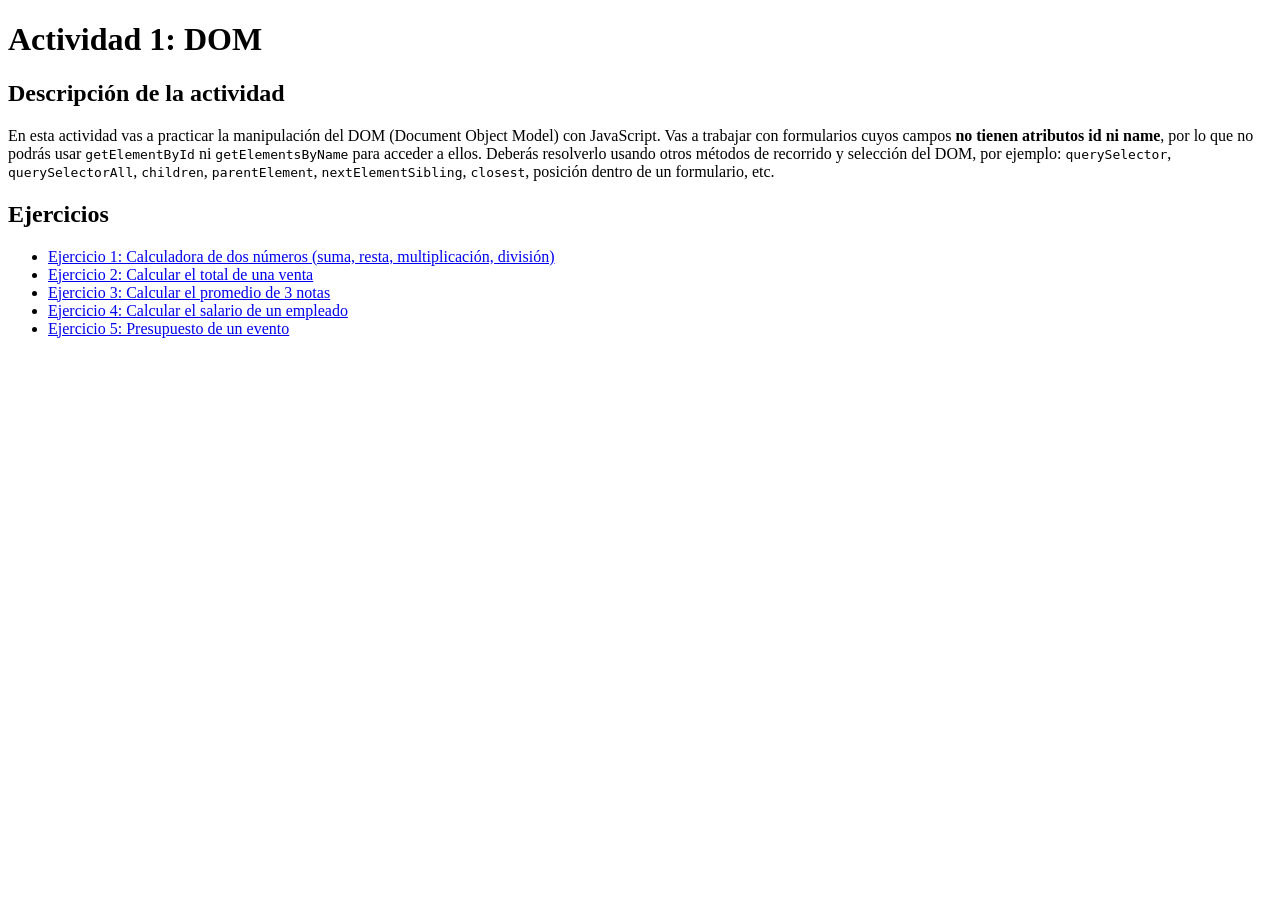
<file: index.html>
<!DOCTYPE html>
<html lang="es">
<head>
  <meta charset="UTF-8">
  <meta name="viewport" content="width=device-width, initial-scale=1.0">
  <title>Actividad 1: DOM</title>

</head>
<body>

  <h1>Actividad 1: DOM</h1>

  <h2>Descripción de la actividad</h2>
  <p>
    En esta actividad vas a practicar la manipulación del DOM (Document Object Model)
    con JavaScript. Vas a trabajar con formularios cuyos campos <strong>no tienen
    atributos id ni name</strong>, por lo que no podrás usar
    <code>getElementById</code> ni <code>getElementsByName</code> para acceder a ellos.
    Deberás resolverlo usando otros métodos de recorrido y selección del DOM, por
    ejemplo: <code>querySelector</code>, <code>querySelectorAll</code>,
    <code>children</code>, <code>parentElement</code>, <code>nextElementSibling</code>,
    <code>closest</code>, posición dentro de un formulario, etc.
  </p>

  <!--
    Qué debes entregar en cada ejercicio:
    1. Crear tu propio archivo CSS y vincularlo en cada página HTML (puede
       ser el mismo archivo para todas, o uno por página).
    2. Crear tu propio archivo JavaScript y vincularlo al final del body de
       cada página.
    3. En el HTML de cada ejercicio, agregar el atributo onclick a cada
       botón, indicando la función de tu JS que debe ejecutar.
    4. En tu JS, usar el DOM (sin id ni name) para leer los valores de los
       inputs, calcular el resultado y mostrarlo en el input de resultado
       correspondiente.
    5. Revisar que los enlaces de este index.html funcionen correctamente
       hacia cada ejercicio.
  -->

  <h2>Ejercicios</h2>
  <ul>
    <li><a href="calculadora.html">Ejercicio 1: Calculadora de dos números (suma, resta, multiplicación, división)</a></li>
    <li><a href="venta.html">Ejercicio 2: Calcular el total de una venta</a></li>
    <li><a href="promedio.html">Ejercicio 3: Calcular el promedio de 3 notas</a></li>
    <li><a href="salario.html">Ejercicio 4: Calcular el salario de un empleado</a></li>
    <li><a href="otra.html">Ejercicio 5: Presupuesto de un evento</a></li>
  </ul>

  <!--
    REQUISITO: debes crear tu propio archivo JS (por ejemplo "index.js")
    y vincularlo aquí si lo necesitas para esta página.
    Ejemplo: <script src="index.js"></script>
  -->
</body>
</html>
</file>
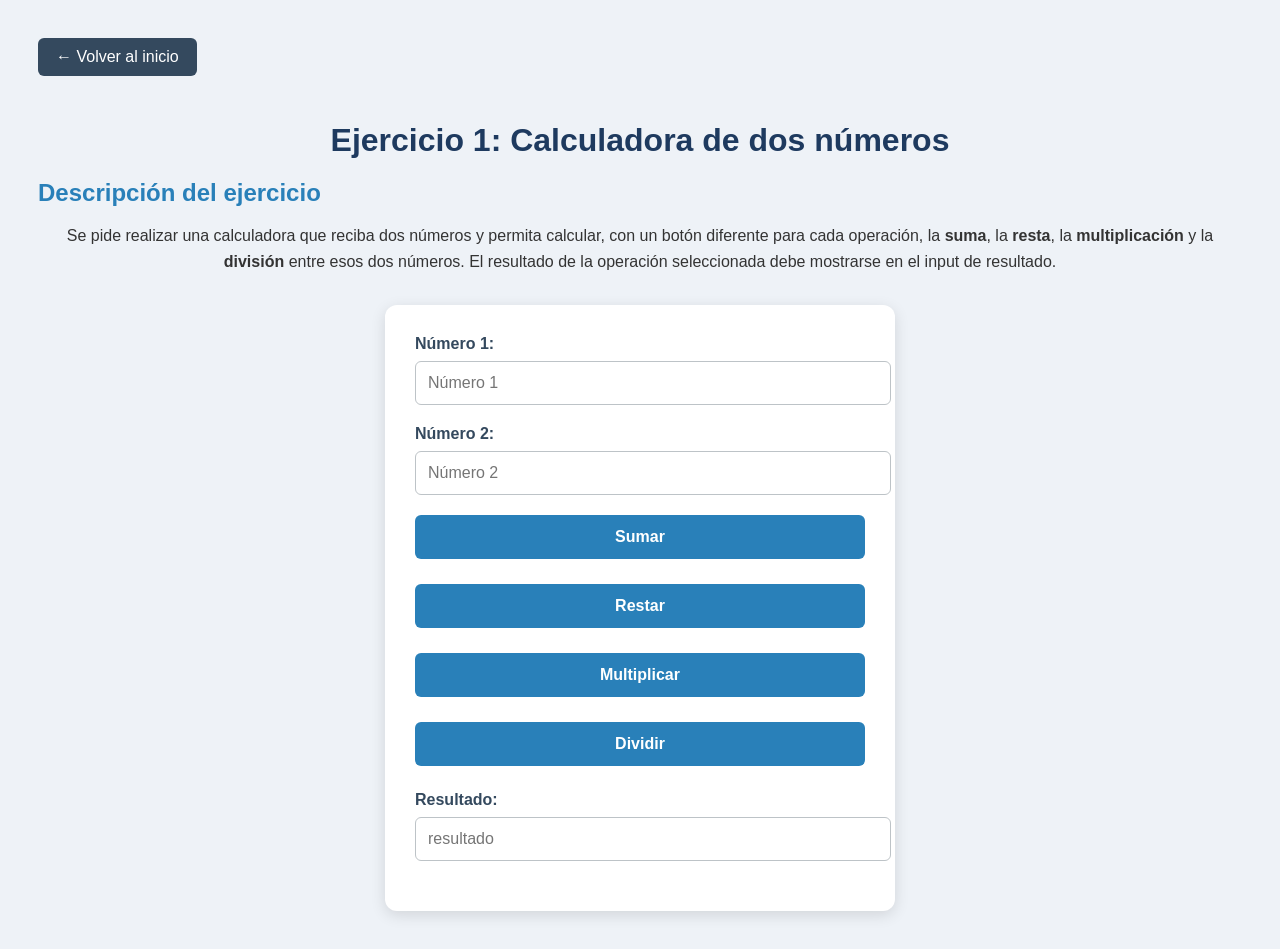
<file: calculadora.html>
<!DOCTYPE html>
<html lang="es">
<head>
  <meta charset="UTF-8">
  <meta name="viewport" content="width=device-width, initial-scale=1.0">
  <title>Ejercicio 1: Calculadora</title>

  <!-- Tu archivo CSS -->
  <link rel="stylesheet" href="css/style.css">
</head>

<body>
  <main>

  <a href="index.html">&larr; Volver al inicio</a>

  <h1>Ejercicio 1: Calculadora de dos números</h1>

  <h2>Descripción del ejercicio</h2>
  <p>
    Se pide realizar una calculadora que reciba dos números y permita calcular,
    con un botón diferente para cada operación, la <strong>suma</strong>, la
    <strong>resta</strong>, la <strong>multiplicación</strong> y la
    <strong>división</strong> entre esos dos números. El resultado de la
    operación seleccionada debe mostrarse en el input de resultado.
  </p>

  <form>
    <label for="num1">Número 1:</label>
    <input type="number" id="num1" placeholder="Número 1">

    <label for="num2">Número 2:</label>
    <input type="number" id="num2" placeholder="Número 2">

    <button type="button" onclick="sumar()">Sumar</button>
    <button type="button" onclick="restar()">Restar</button>
    <button type="button" onclick="multi()">Multiplicar</button>
    <button type="button" onclick="divi()">Dividir</button>

    <label for="resultado">Resultado:</label>
    <input type="text" id="resultado" placeholder="resultado" readonly>
  </form>
  
  </main>

  <!-- Tu archivo JavaScript CORRECTAMENTE enlazado -->
 <script src="js/calculadora.js"></script>

</body>
</html>
</file>
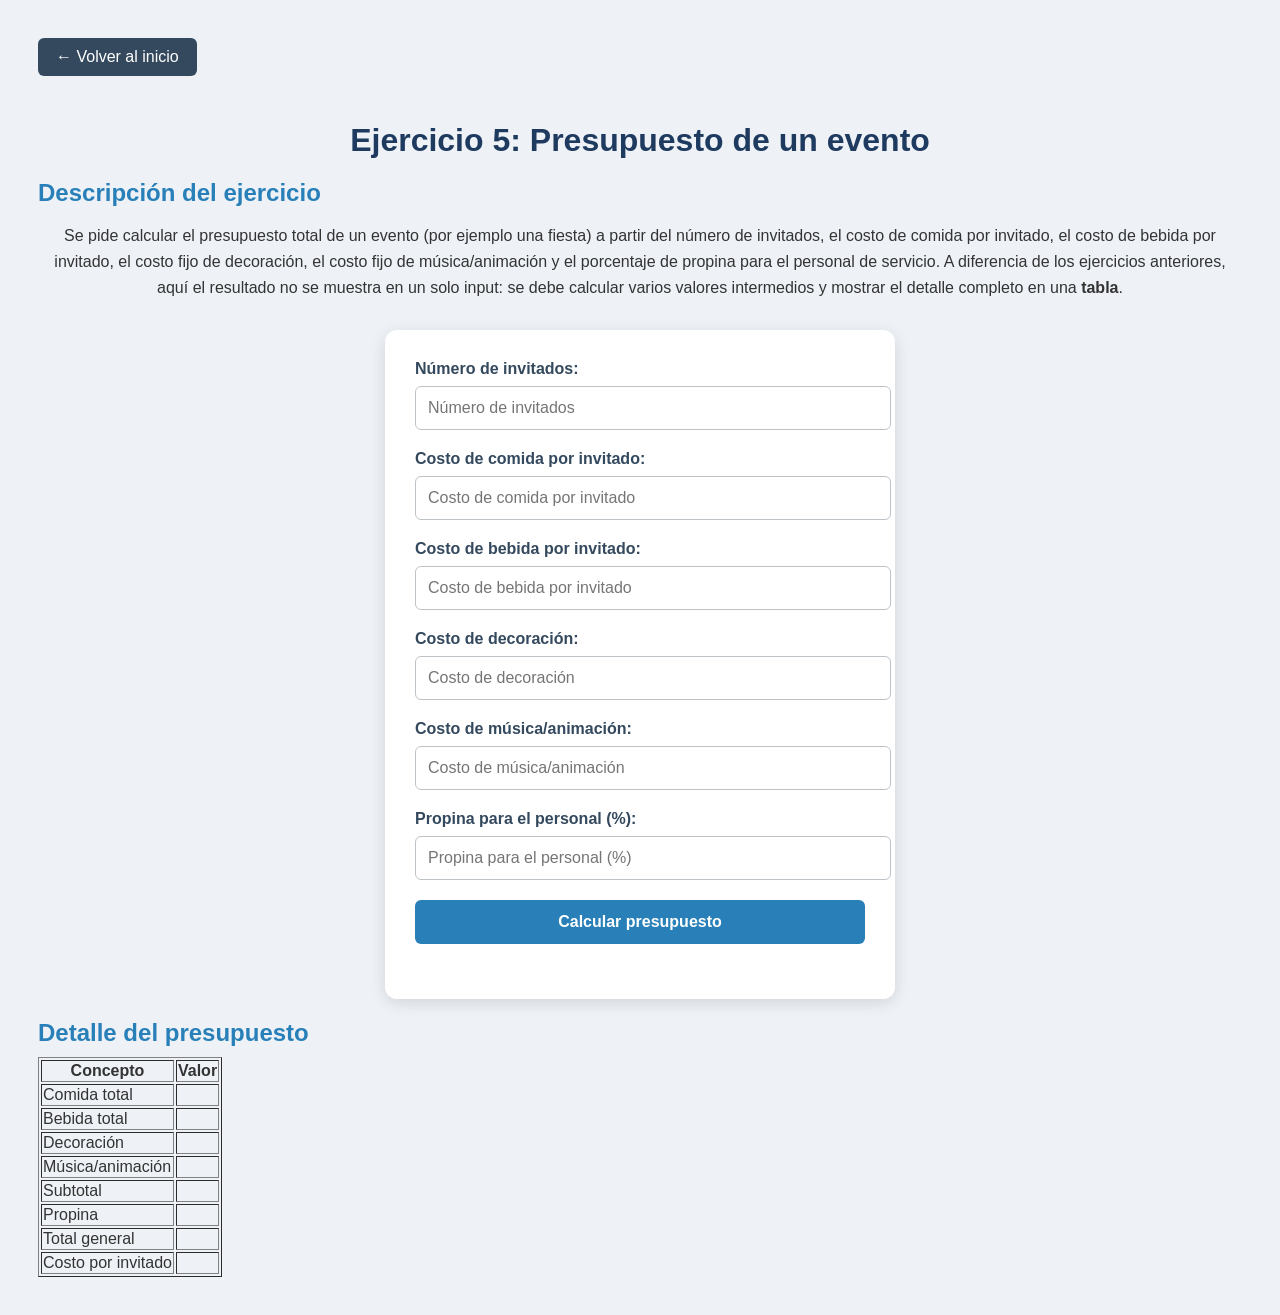
<file: otra.html>
<!DOCTYPE html>                                                                        
<html lang="es">                                                                       
<head>                                                                                 
  <meta charset="UTF-8">                                                               
  <meta name="viewport" content="width=device-width, initial-scale=1.0">               
  <title>Ejercicio 5: Presupuesto de un evento</title>                                 
                                                                                       
                                                                                       
  <link rel="stylesheet" href="css/style.css">                                         
</head>                                                                                
<body>                                                                                 
                                                                                       
                                                                                       
  <a href="index.html">&larr; Volver al inicio</a>                                     
                                                                                       
                                                                                       
  <h1>Ejercicio 5: Presupuesto de un evento</h1>                                       
                                                                                       
                                                                                       
  <h2>Descripción del ejercicio</h2>                                                   
  <p>                                                                                  
    Se pide calcular el presupuesto total de un evento (por ejemplo una                
    fiesta) a partir del número de invitados, el costo de comida por                   
    invitado, el costo de bebida por invitado, el costo fijo de decoración,            
    el costo fijo de música/animación y el porcentaje de propina para el               
    personal de servicio. A diferencia de los ejercicios anteriores, aquí              
    el resultado no se muestra en un solo input: se debe calcular varios               
    valores intermedios y mostrar el detalle completo en una                           
    <strong>tabla</strong>.                                                            
  </p>                                                                                 
                                                                                       
                                                                                       
  <!--                                                                                 
    Instrucciones:                                                                     
    1. Los inputs no tienen id ni name: accede a ellos desde tu JS                     
       recorriendo el DOM del formulario.                                              
    2. Agrega el atributo onclick al botón "Calcular presupuesto",                     
       apuntando a una función de tu JS.                                               
    3. En tu JS debes calcular, usando variables, al menos:                            
       - comida total = invitados * costo de comida por invitado                       
       - bebida total = invitados * costo de bebida por invitado                       
       - subtotal = comida total + bebida total + decoración + música                  
       - propina = subtotal * (porcentaje de propina / 100)                            
       - total general = subtotal + propina                                            
       - costo por invitado = total general / invitados                                
    4. Las celdas de la columna "Valor" de la tabla tampoco tienen id ni               
       name: accede a ellas recorriendo las filas de la tabla                          
       (querySelectorAll('tbody tr'), children, etc.) y escribe ahí cada               
       resultado.                                                                      
    5. Valida qué pasa si el número de invitados es 0 o está vacío.                    
    6. Todos los valores de la tabla son dinero: antes de escribirlos en la            
       celda, fórmatealos con toLocaleString() (por ejemplo:                           
       totalGeneral.toLocaleString('es-CO')).                                          
    7. Crea y vincula tu propio CSS y tu propio JS.                                    
  -->                                                                                  
                                                                                       
                                                                                       
  <form>                                                                               
    <label for="numero-inv">Número de invitados:</label>                               
    <input type="number" placeholder="Número de invitados" id="numero-inv">            
                                                                                       
                                                                                       
    <label for="cost-comida">Costo de comida por invitado:</label>                     
    <input type="number" placeholder="Costo de comida por invitado" id="cost-comida">  
                                                                                       
                                                                                       
    <label for="cost-bebida">Costo de bebida por invitado:</label>                     
    <input type="number" placeholder="Costo de bebida por invitado" id="cost-bebida">  
                                                                                       
                                                                                       
    <label for="cost-decor">Costo de decoración:</label>                               
    <input type="number" placeholder="Costo de decoración" id="cost-decor">            
                                                                                       
                                                                                       
    <label for="cost-musica">Costo de música/animación:</label>                        
    <input type="number" placeholder="Costo de música/animación" id="cost-musica">     
                                                                                       
                                                                                       
    <label for="propina-porc">Propina para el personal (%):</label>                    
    <input type="number" placeholder="Propina para el personal (%)" id="propina-porc"> 
                                                                                       
                                                                                       
    <button type="button" onclick="calcularPresupuesto()">Calcular presupuesto</button>
  </form>                                                                              
                                                                                       
                                                                                       
  <h2>Detalle del presupuesto</h2>                                                     
  <table border = "1">                                                                 
    <thead>                                                                            
      <tr>                                                                             
        <th>Concepto</th>                                                              
        <th>Valor</th>                                                                 
      </tr>                                                                            
    </thead>                                                                           
    <tbody>                                                                            
      <tr>                                                                             
        <td>Comida total</td>                                                          
        <td id="comida-total-s"></td>                                                  
      </tr>                                                                            
      <tr>                                                                             
        <td>Bebida total</td>                                                          
        <td id="bebida-total-s"></td>                                                  
      </tr>                                                                            
      <tr>                                                                             
        <td>Decoración</td>                                                            
        <td id="decoracion"></td>                                                      
      </tr>                                                                            
      <tr>                                                                             
        <td>Música/animación</td>                                                      
        <td id="musica"></td>                                                          
      </tr>                                                                            
      <tr>                                                                             
        <td>Subtotal</td>                                                              
        <td id="subtotal"></td>                                                        
      </tr>                                                                            
      <tr>                                                                             
        <td>Propina</td>                                                               
        <td id="propina"></td>                                                         
      </tr>                                                                            
      <tr>                                                                             
        <td>Total general</td>                                                         
        <td id="total-general"></td>                                                   
      </tr>                                                                            
      <tr>                                                                             
        <td>Costo por invitado</td>                                                    
        <td id="costo-inv"></td>                                                       
      </tr>                                                                            
    </tbody>                                                                           
  </table>                                                                             
                                                                                       
                                                                                       
  <script src="js/otra.js"></script>                                                   
                                                                                       
                                                                                       
                                                                                       
                                                                                       
</body>                                                                                
</html>
</file>
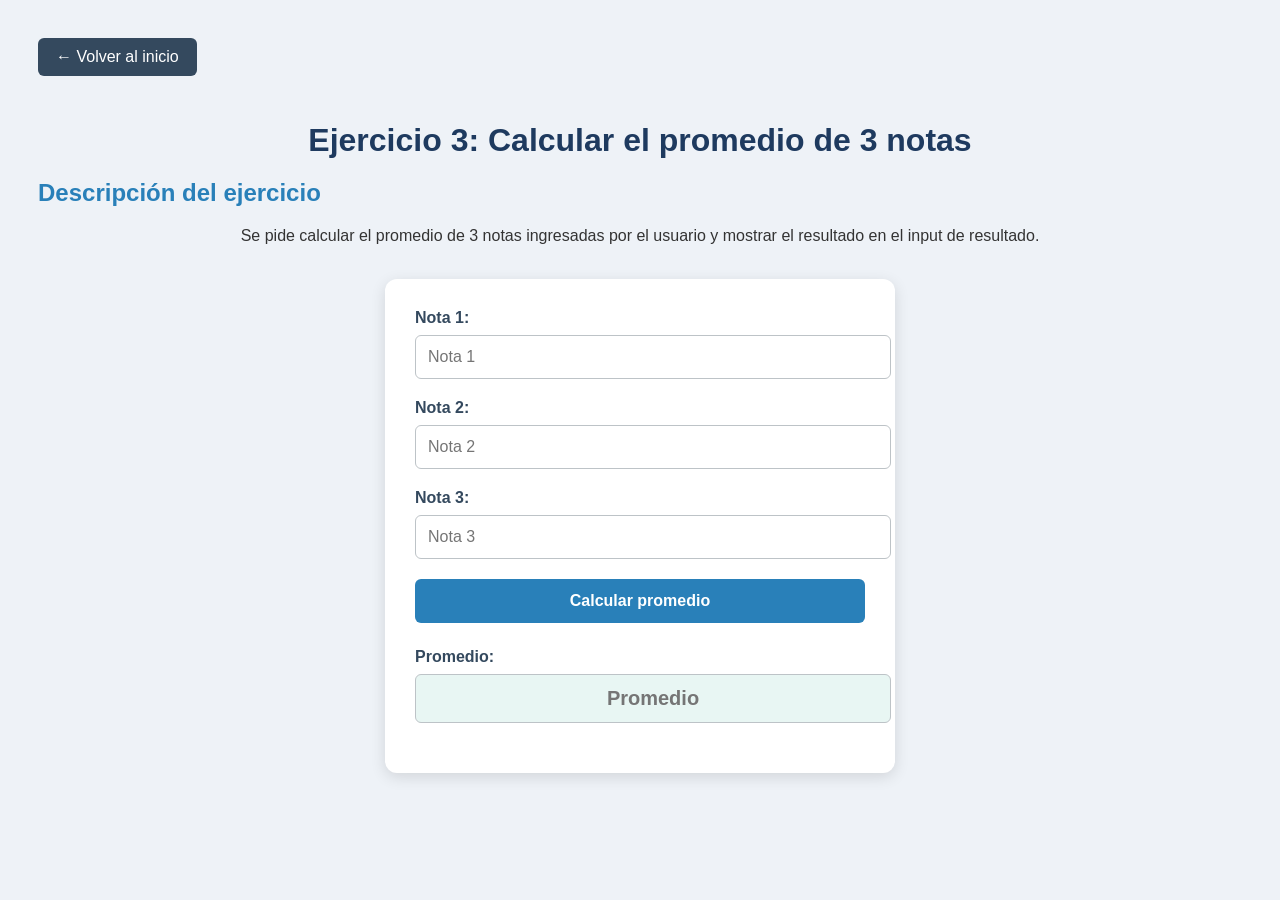
<file: promedio.html>
<!DOCTYPE html>
<html lang="es">
<head>
<meta charset="UTF-8">
<meta name="viewport" content="width=device-width, initial-scale=1.0">
<title>Ejercicio 3: Promedio de notas</title>

<link rel="stylesheet" href="css/style.css">


</head>
<body>

<a href="index.html">&larr; Volver al inicio</a>


<h1>Ejercicio 3: Calcular el promedio de 3 notas</h1>

<h2>Descripción del ejercicio</h2>
<p>
Se pide calcular el promedio de 3 notas ingresadas por el usuario y
mostrar el resultado en el input de resultado.
</p>

<!--
Instrucciones:
1. Los inputs no tienen id ni name: accede a ellos desde tu JS recorriendo
el DOM del formulario.
2. Agrega el atributo onclick al botón "Calcular promedio", apuntando a
una función de tu JS.
3. Opcional: valida que las notas estén en un rango válido (por ejemplo
entre 0 y 5, o entre 0 y 10, según el sistema que uses).
4. El promedio es un campo de promedio: antes de mostrarlo, fórmatealo
con toFixed(2) para que quede con dos decimales.
5. Crea y vincula tu propio CSS y tu propio JS.
-->

<form>
<label for="nota1">Nota 1:</label>
<input id="nota1" type="number" step="0.1" placeholder="Nota 1">

<label for="nota2">Nota 2:</label>
<input id="nota2" type="number" step="0.1" placeholder="Nota 2">

<label for="nota3">Nota 3:</label>
<input id="nota3" type="number" step="0.1" placeholder="Nota 3">

<button onclick="calcular()" type="button">Calcular promedio</button>

<label for="promedio">Promedio:</label>
<input id="promedio" type="text" placeholder="Promedio" readonly>
</form>

<script src="js/promedio.js"></script>


</body>
</html>
</file>
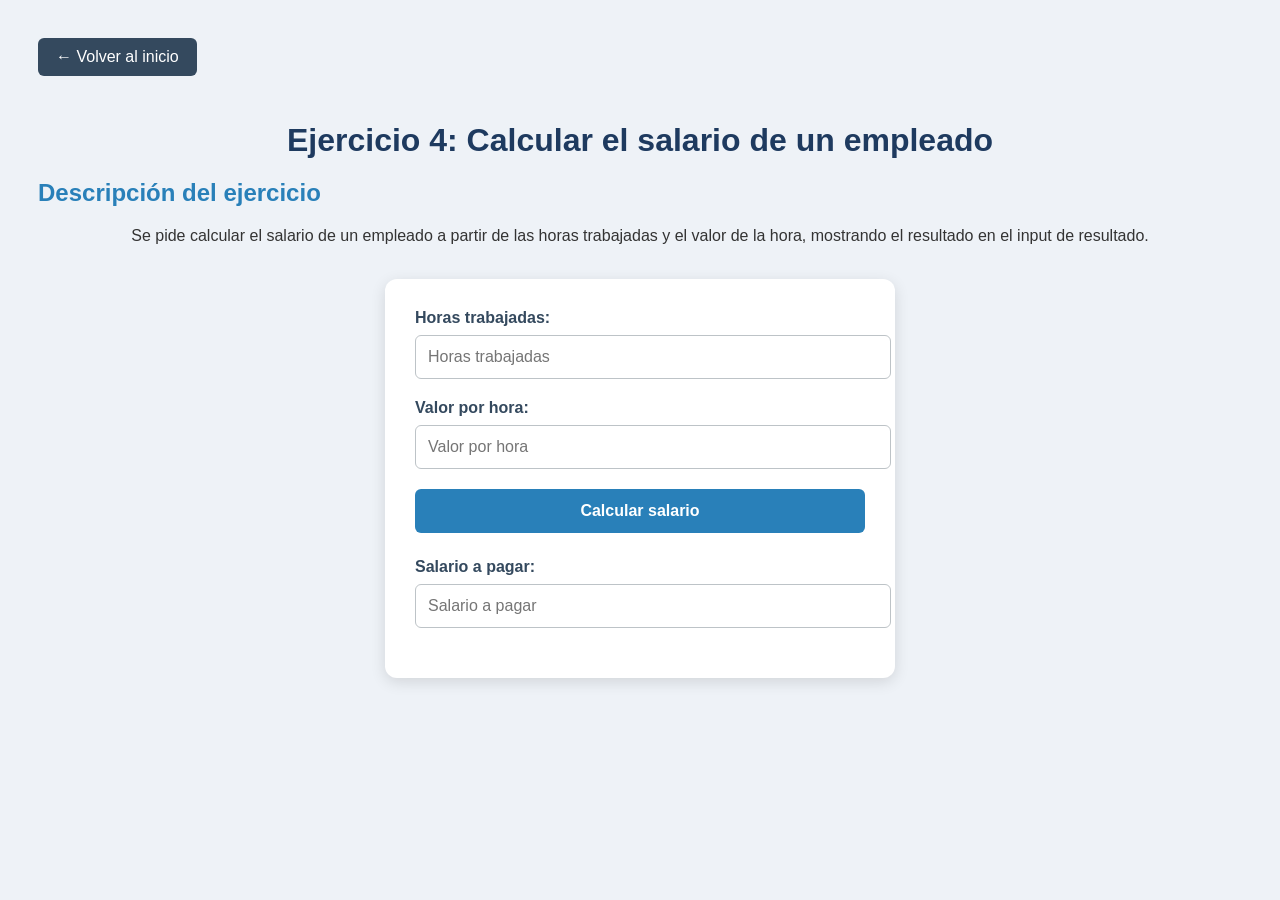
<file: salario.html>
<!DOCTYPE html>
<html lang="es">
<head>
  <meta charset="UTF-8">
  <meta name="viewport" content="width=device-width, initial-scale=1.0">
  <title>Ejercicio 4: Salario de empleado</title>
  <link rel="stylesheet" href="css/style.css">

  <!--
    REQUISITO: vincula aquí tu propio archivo CSS.
    Ejemplo: <link rel="stylesheet" href="estilos.css">
  -->
</head>
<body>

  <a href="index.html">&larr; Volver al inicio</a>

  <h1>Ejercicio 4: Calcular el salario de un empleado</h1>

  <h2>Descripción del ejercicio</h2>
  <p>
    Se pide calcular el salario de un empleado a partir de las horas
    trabajadas y el valor de la hora, mostrando el resultado en el input
    de resultado.
  </p>

  <!--
    Instrucciones:
    1. Los inputs no tienen id ni name: accede a ellos desde tu JS recorriendo
       el DOM del formulario.
    2. Agrega el atributo onclick al botón "Calcular salario", apuntando a
       una función de tu JS.
    3. Opcional: agrega una regla propia, por ejemplo recargo por horas extra
       si se trabajan más de 8 horas al día.
    4. El salario a pagar es un valor en dinero: antes de mostrarlo,
       fórmatealo con toLocaleString() (por ejemplo:
       salario.toLocaleString('es-CO')).
    5. Crea y vincula tu propio CSS y tu propio JS.
  -->

  <form>
    <label for="horas">Horas trabajadas:</label>
    <input type="number" placeholder="Horas trabajadas" id="horas">

    <label for="valor">Valor por hora:</label>
    <input type="number" placeholder="Valor por hora" id="valor">

    <button type="button" onclick="calcular()">Calcular salario</button>

    <label for="resultado">Salario a pagar:</label>
    <input type="text" placeholder="Salario a pagar" readonly id="resultado">
  </form>

  <!--
    REQUISITO: vincula aquí tu propio archivo JS.
    Ejemplo: <script src="salario.js"></script>
  -->
    <script src="js/salario.js"></script>

</body>
</html>
</file>
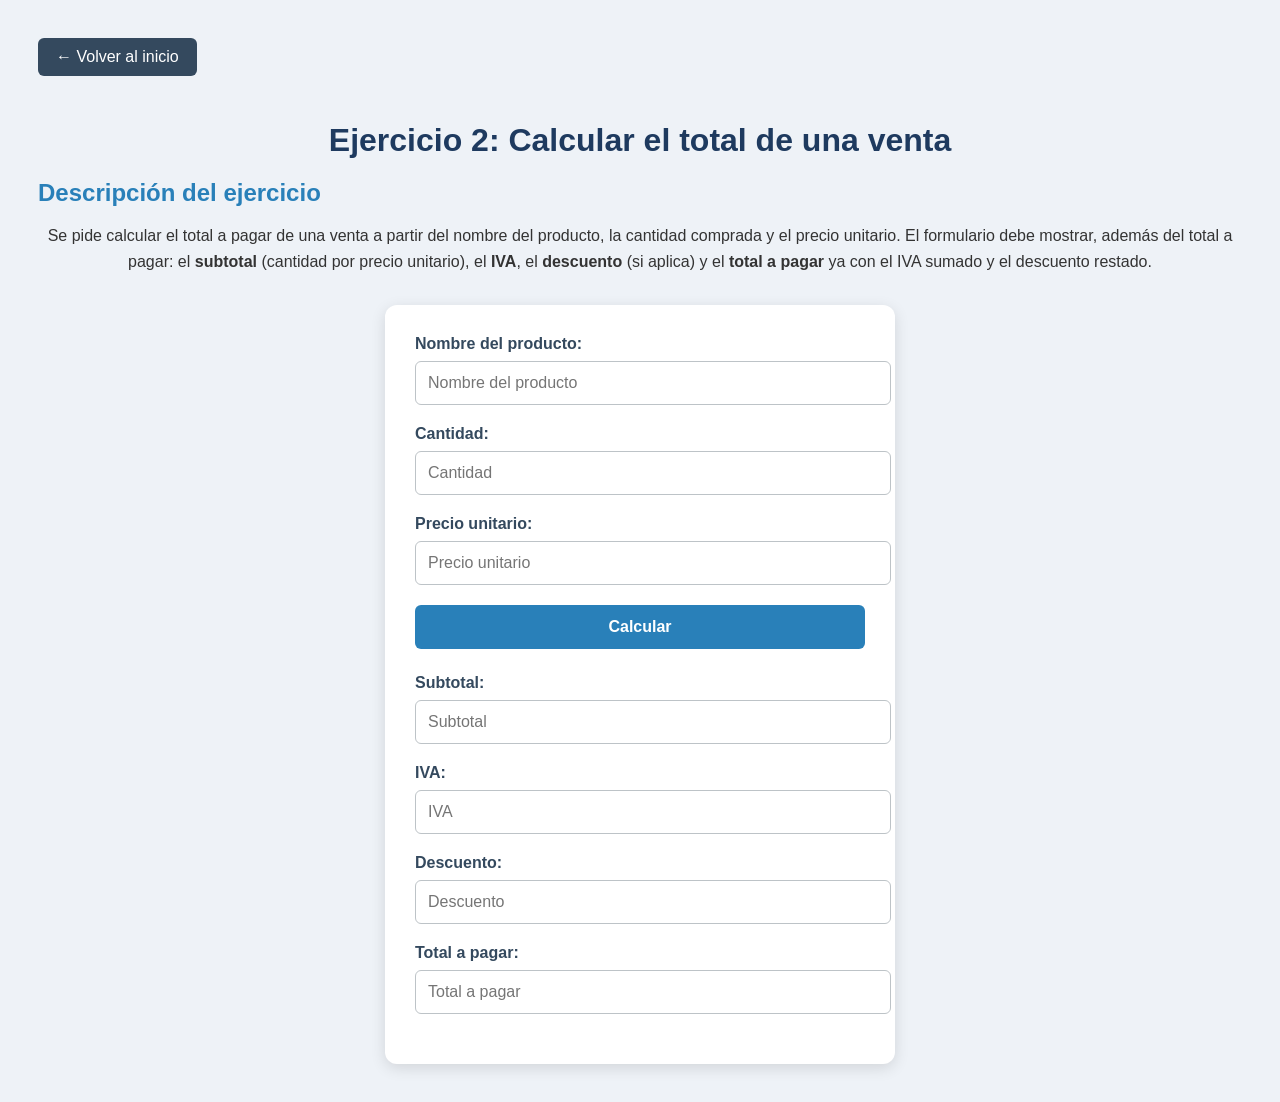
<file: venta.html>
<!DOCTYPE html>
<html lang="es">
<head>
  <meta charset="UTF-8">
  <meta name="viewport" content="width=device-width, initial-scale=1.0">
  <title>Ejercicio 2: Total de venta</title>
  <link rel="stylesheet" href="css/style.css">

  <!--
    REQUISITO: vincula aquí tu propio archivo CSS.
    Ejemplo: <link rel="stylesheet" href="estilos.css">
  -->
</head>
<body>

  <a href="index.html">&larr; Volver al inicio</a>

  <h1>Ejercicio 2: Calcular el total de una venta</h1>

  <h2>Descripción del ejercicio</h2>
  <p>
    Se pide calcular el total a pagar de una venta a partir del nombre del
    producto, la cantidad comprada y el precio unitario. El formulario debe
    mostrar, además del total a pagar: el <strong>subtotal</strong> (cantidad
    por precio unitario), el <strong>IVA</strong>, el <strong>descuento</strong>
    (si aplica) y el <strong>total a pagar</strong> ya con el IVA sumado y el
    descuento restado.
  </p>

  <!--
    Instrucciones:
    1. Define tú mismo el porcentaje de IVA a aplicar (por ejemplo 19%).
    2. Define tú mismo una regla de descuento (por ejemplo: si la cantidad es
       mayor a 10 unidades, aplica un 5% de descuento sobre el subtotal).
    3. Los inputs no tienen id ni name: accede a ellos desde tu JS recorriendo
       el DOM del formulario.
    4. Agrega el atributo onclick al botón "Calcular", apuntando a una función
       de tu JS.
    5. El Subtotal, el IVA, el Descuento y el Total a pagar son valores en
       dinero: antes de mostrarlos, fórmatealos con toLocaleString() (por
       ejemplo: subtotal.toLocaleString('es-CO')).
    6. Crea y vincula tu propio CSS y tu propio JS.
  -->

  <form>
    <label for="producto">Nombre del producto:</label>
    <input type="text" id="producto" placeholder="Nombre del producto">

    <label for="cantidad">Cantidad:</label>
    <input type="number" id="cantidad" placeholder="Cantidad">

    <label for="precio">Precio unitario:</label>
    <input type="number" id="precio" placeholder="Precio unitario">

    <button type="button" onclick="calcular()">Calcular</button>

    <label for="subtotal">Subtotal:</label>
    <input type="text" id="subtotal" placeholder="Subtotal" readonly>

    <label for="iva">IVA:</label>
    <input type="text" id="iva" placeholder="IVA" readonly>

    <label for="descuento">Descuento:</label>
    <input type="text" id="descuento" placeholder="Descuento" readonly>

    <label for="total">Total a pagar:</label>
    <input type="text" id="total" placeholder="Total a pagar" readonly>
  </form>
    <script src="js/venta.js"></script>
  <!--
    REQUISITO: vincula aquí tu propio archivo JS.
    Ejemplo: <script src="venta.js"></script>
  -->
</body>
</html>
</file>
<file: css/style.css>
css
/* ESTILOS GENERALES */
* {
    margin: 0;
    padding: 0;
    box-sizing: border-box;
}

body {
    font-family: Arial, sans-serif;
    background: #eef2f7;
    color: #333;
    padding: 30px;
}

/* ENLACE VOLVER */
a {
    display: inline-block;
    text-decoration: none;
    color: white;
    background: #34495e;
    padding: 10px 18px;
    border-radius: 6px;
    margin-bottom: 25px;
}

a:hover {
    background: #1abc9c;
}

/* TITULOS */
h1 {
    text-align: center;
    color: #1e3a5f;
    margin-bottom: 20px;
}

h2 {
    color: #2980b9;
    margin-bottom: 10px;
}

/* DESCRIPCION */
p {
    text-align: center;
    margin-bottom: 30px;
    line-height: 1.6;
}

/* FORMULARIO */
form {
    background: white;
    max-width: 450px;
    margin: 0 auto;
    padding: 30px;
    border-radius: 12px;
    box-shadow: 0 4px 15px rgba(0,0,0,0.12);
}

/* ETIQUETAS */
label {
    display: block;
    margin-bottom: 8px;
    font-weight: bold;
    color: #34495e;
}

/* CAMPOS DE ENTRADA */
input {
    width: 100%;
    padding: 12px;
    margin-bottom: 20px;
    border: 1px solid #bdc3c7;
    border-radius: 6px;
    font-size: 16px;
}

/* EFECTO AL SELECCIONAR INPUT */
input:focus {
    outline: none;
    border-color: #3498db;
    box-shadow: 0 0 5px rgba(52,152,219,0.4);
}

/* BOTON */
button {
    width: 100%;
    padding: 13px;
    background: #2980b9;
    color: white;
    border: none;
    border-radius: 6px;
    font-size: 16px;
    font-weight: bold;
    cursor: pointer;
    margin-bottom: 25px;
}

/* EFECTO DEL BOTON */
button:hover {
    background: #1abc9c;
    transform: scale(1.02);
}

/* CAMPO DEL PROMEDIO */
#promedio {
    background: #e8f6f3;
    color: #117864;
    font-weight: bold;
    font-size: 20px;
    text-align: center;
}

/* ADAPTACION A CELULARES */
@media (max-width: 600px) {
    body {
        padding: 15px;
    }

    h1 {
        font-size: 23px;
    }

    form {
        padding: 20px;
    }
}
</file>
